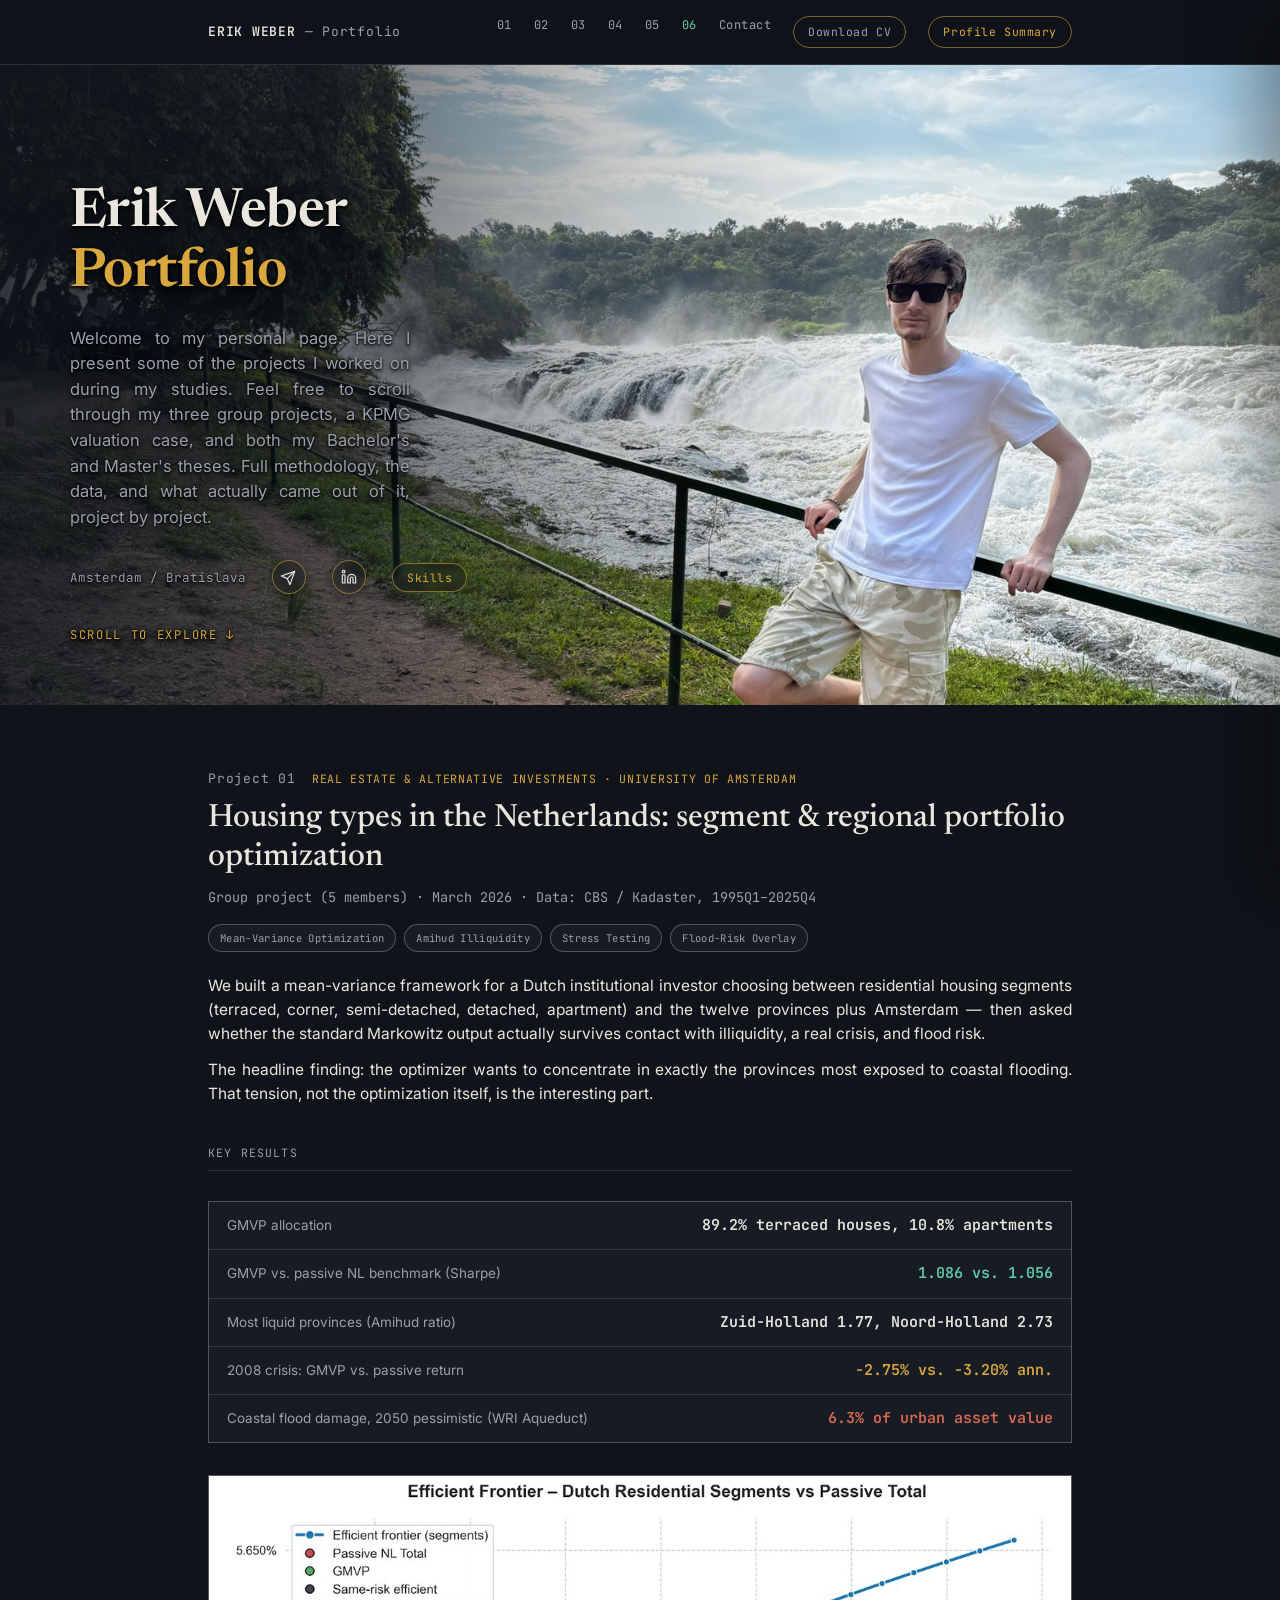
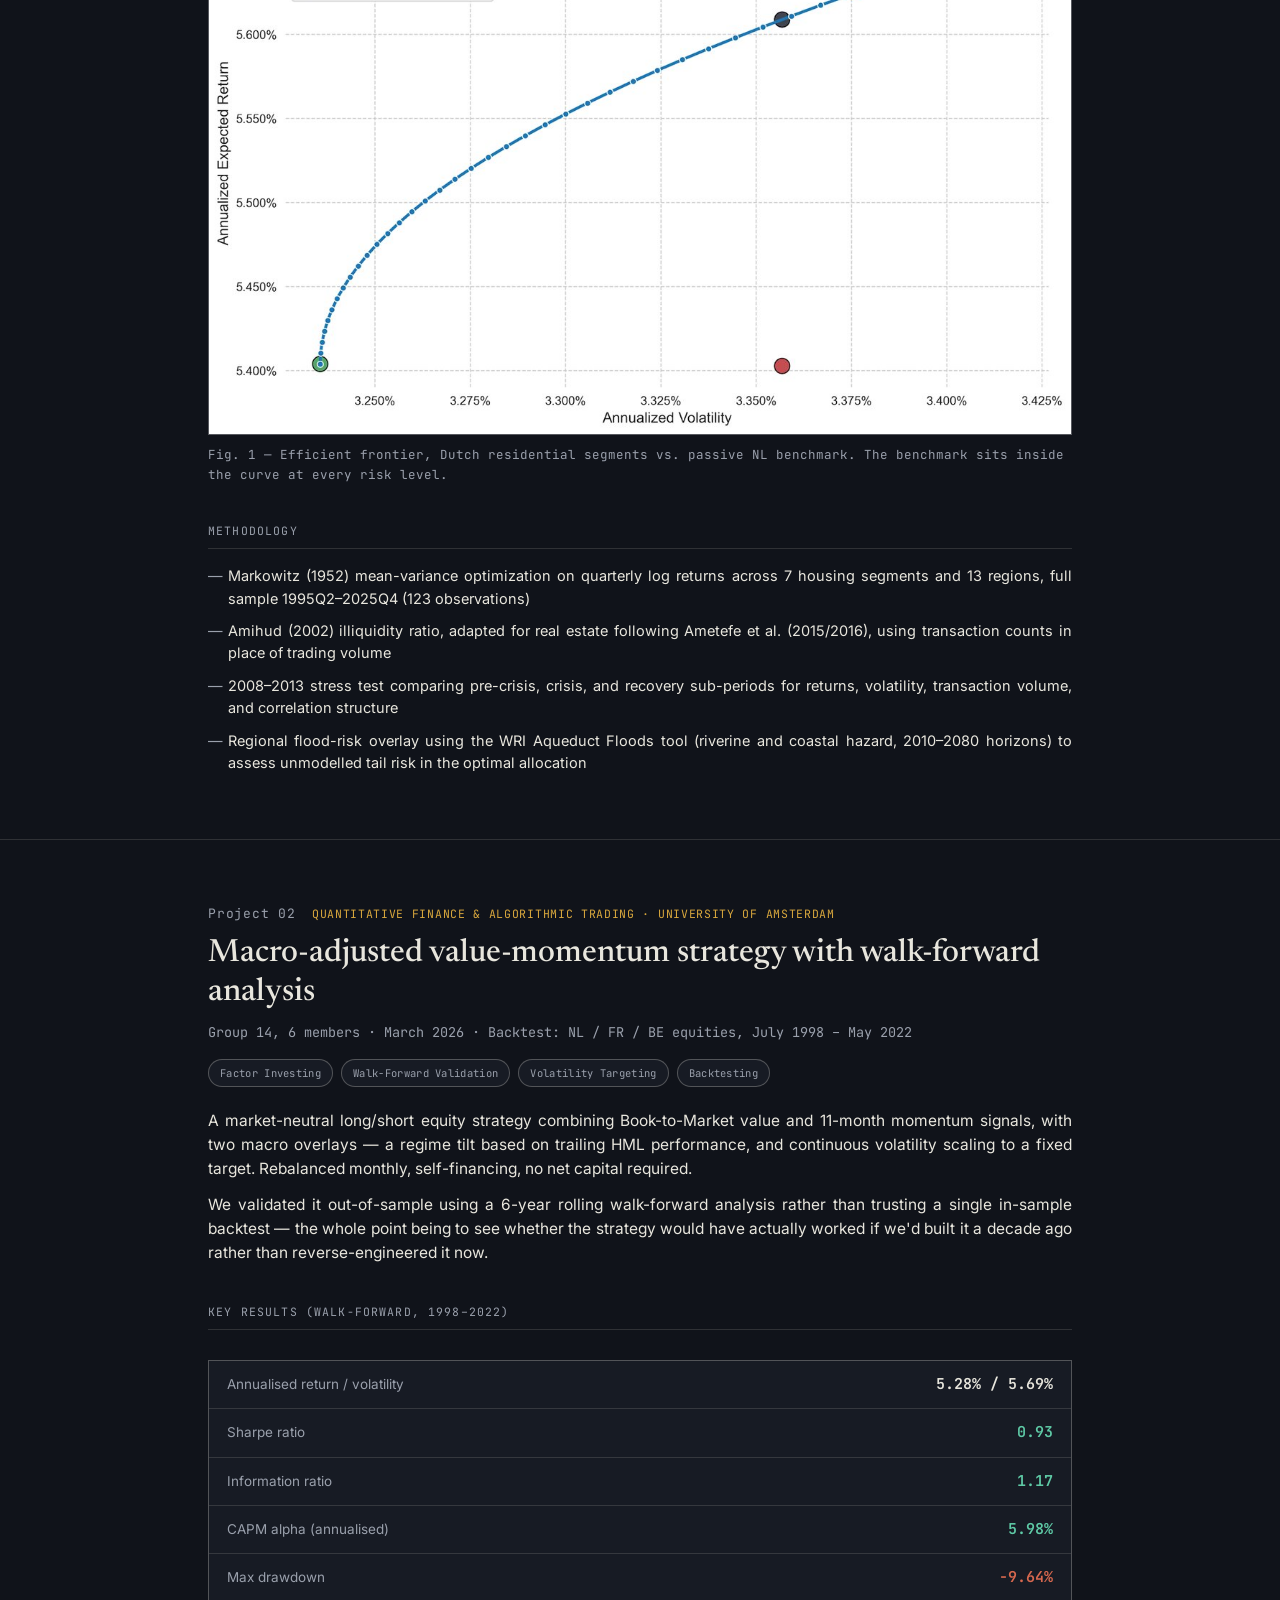
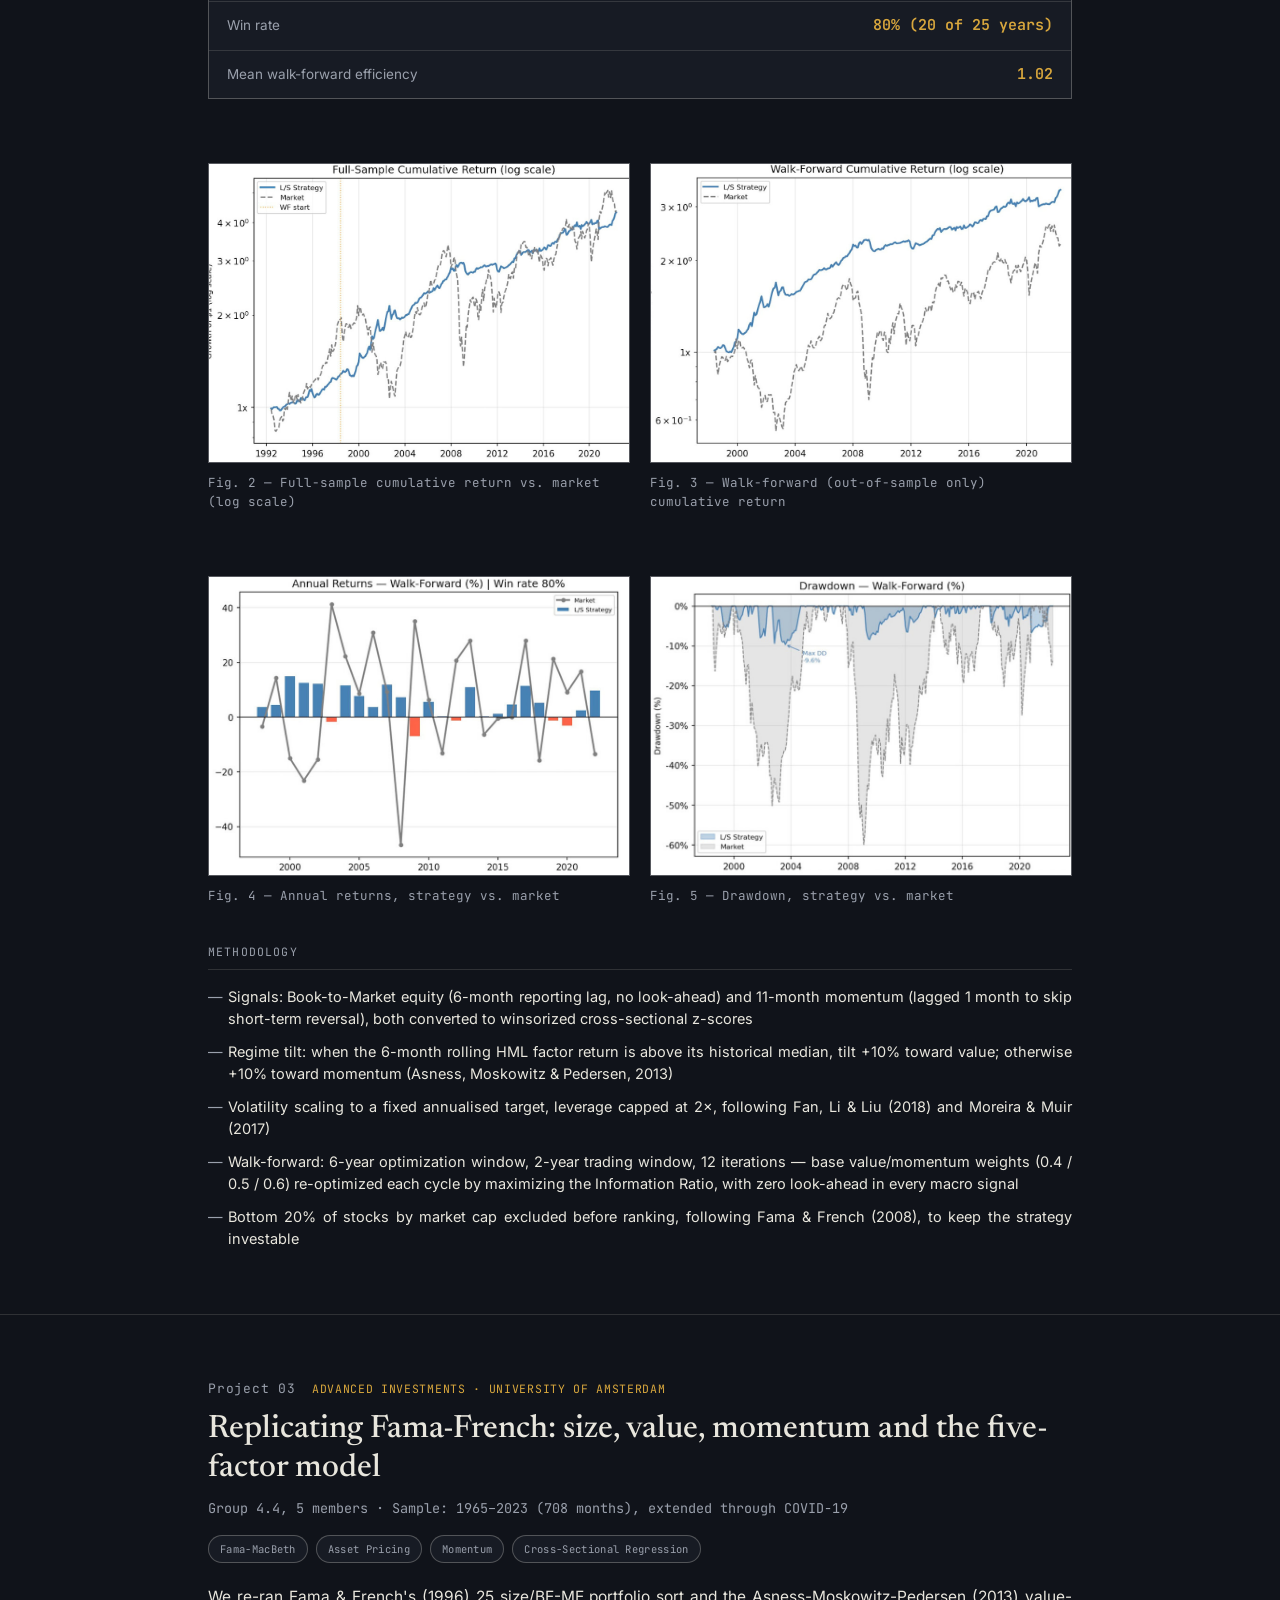
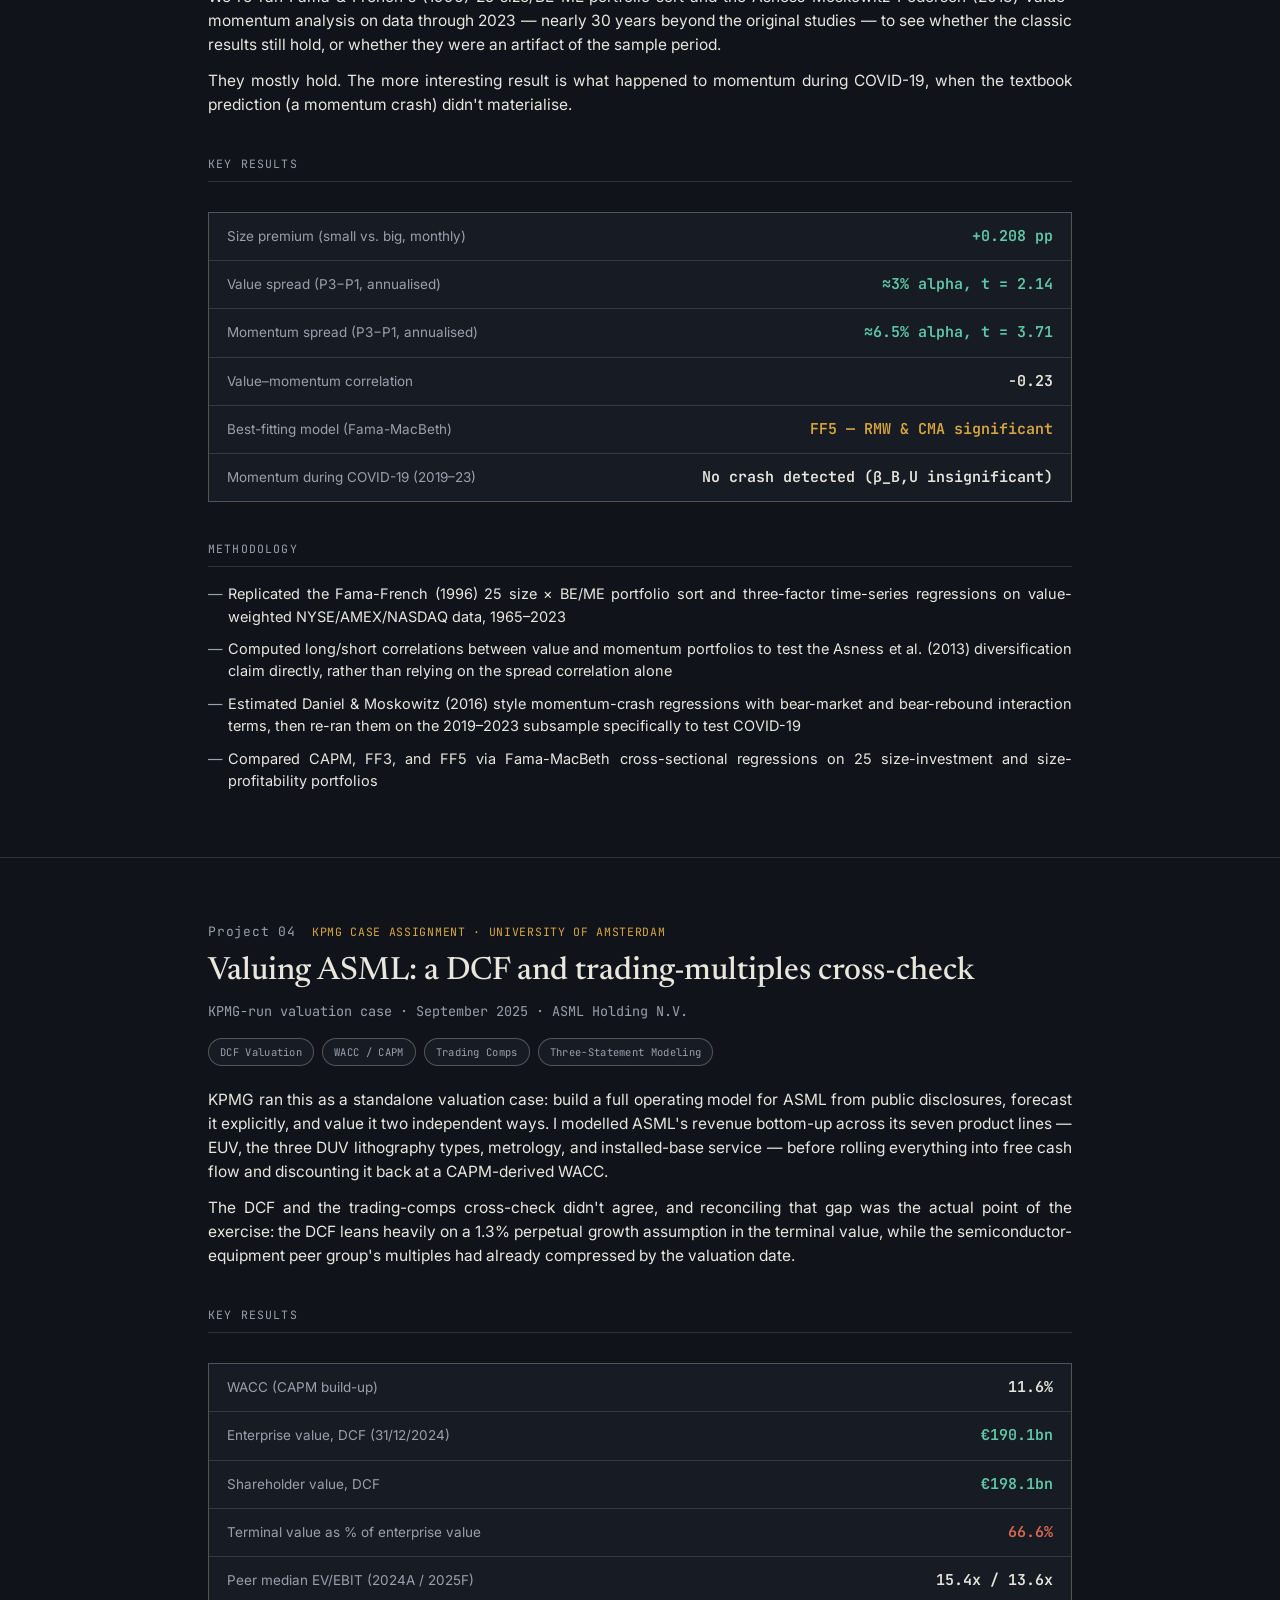
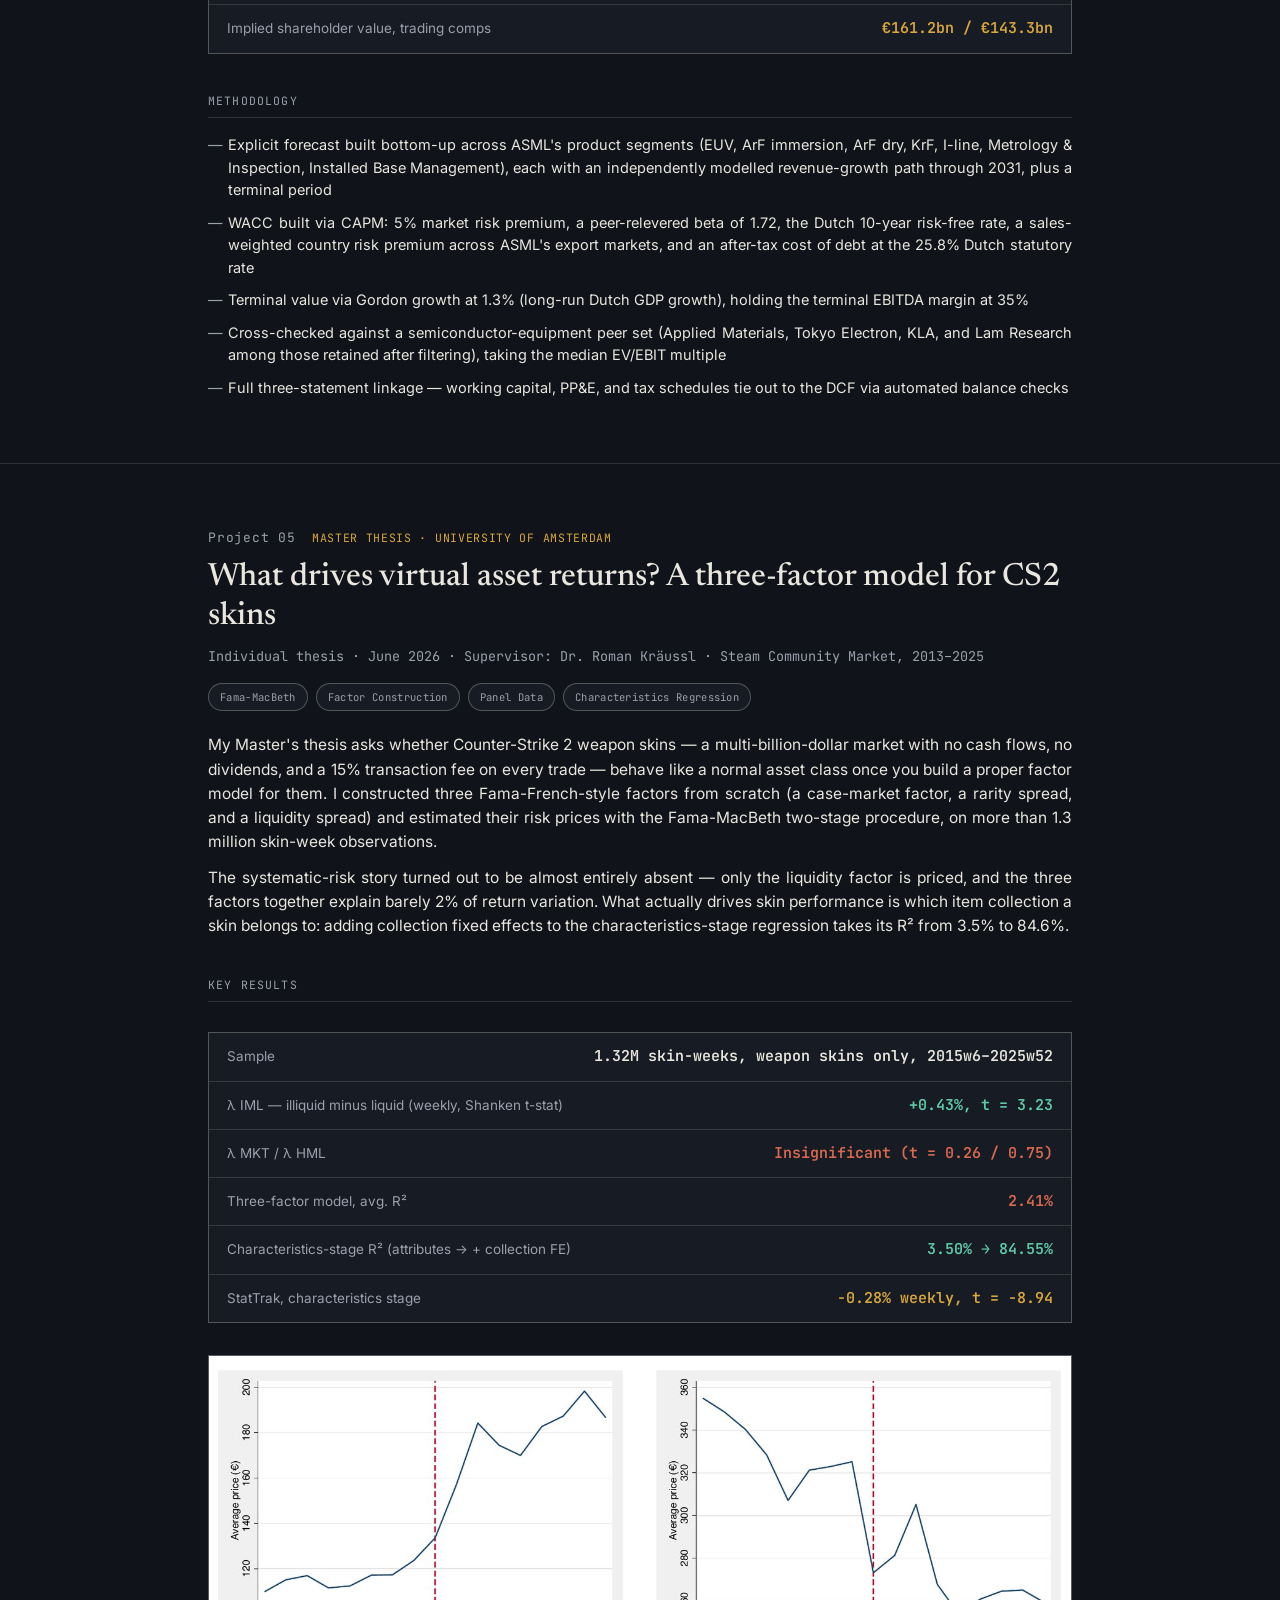
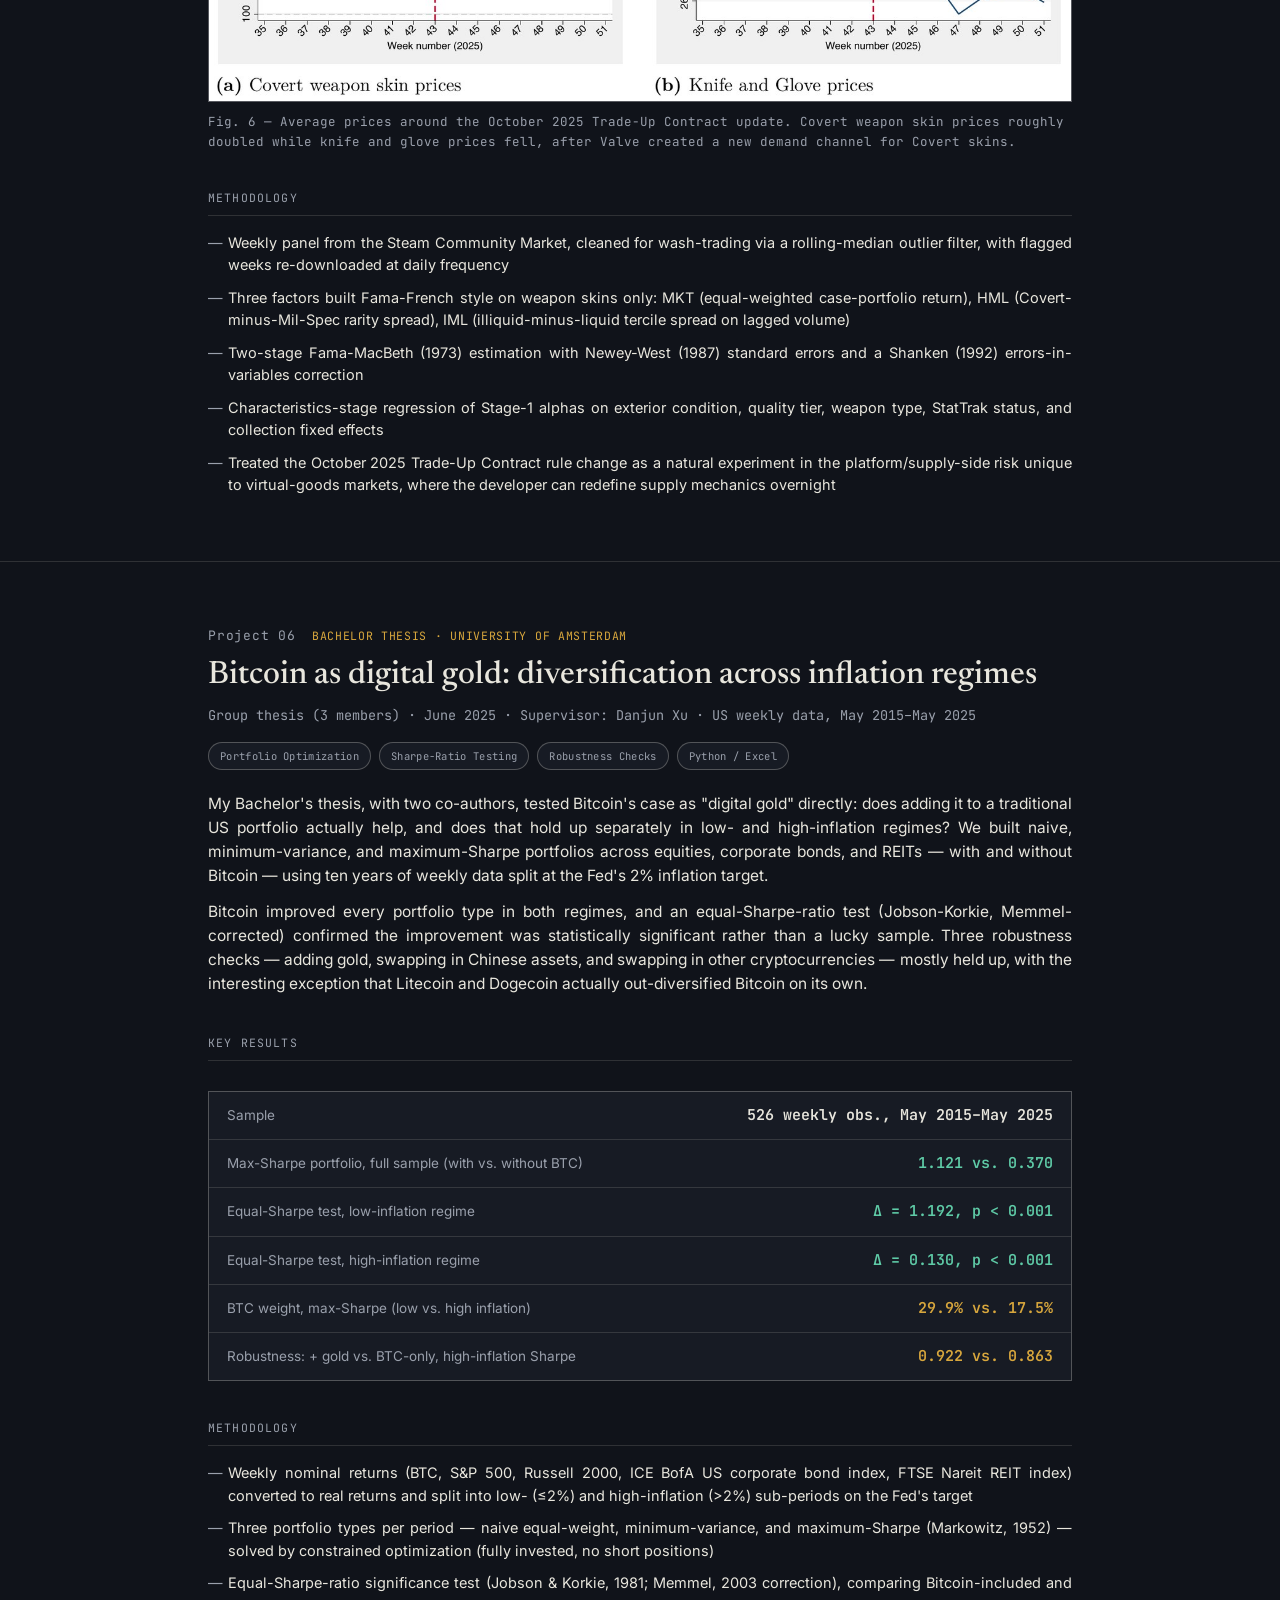
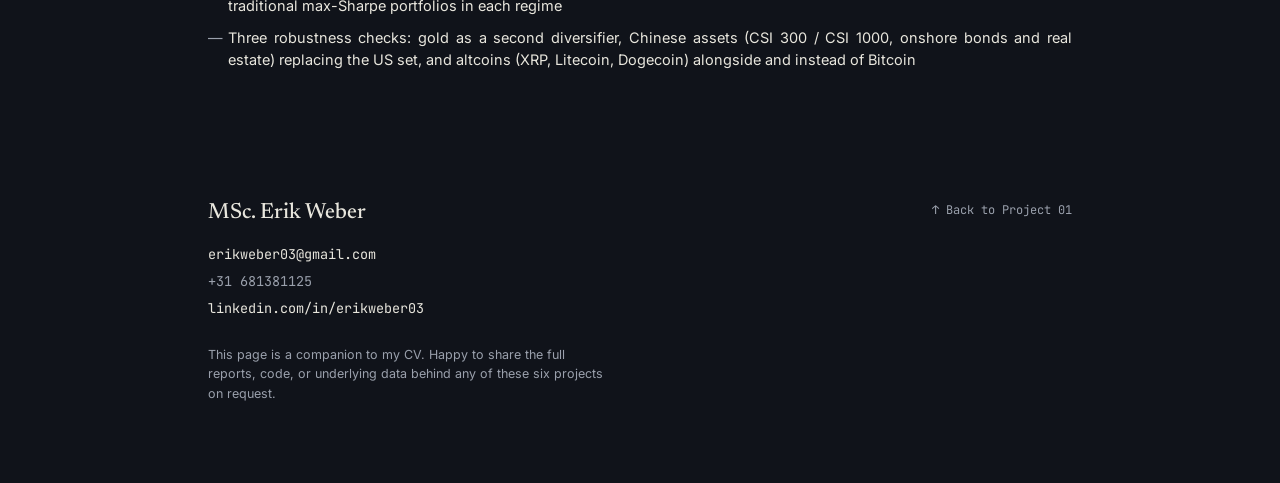
<file: index.html>
<!DOCTYPE html>
<html lang="en">
<head>
<meta charset="UTF-8">
<meta name="viewport" content="width=device-width, initial-scale=1.0">
<title>Erik Weber — Portfolio</title>
<link rel="preconnect" href="https://fonts.googleapis.com">
<link rel="preconnect" href="https://fonts.gstatic.com" crossorigin>
<link rel="stylesheet" href="profile.css">
<link href="https://fonts.googleapis.com/css2?family=Newsreader:ital,opsz,wght@0,6..72,400;0,6..72,500;0,6..72,600;1,6..72,500&family=JetBrains+Mono:wght@400;500;600;700&family=Inter:wght@400;500;600&display=swap" rel="stylesheet">
<style>
  :root{
    --ink:#10131A;
    --panel:#171B24;
    --paper:#1E232E;
    --rule: rgba(232,230,221,0.14);
    --rule-strong: rgba(232,230,221,0.28);
    --text:#E8E6DD;
    --text-muted:#9AA0AC;
    --teal:#5FCBA7;
    --gold:#D8A73D;
    --brick:#D9694F;
    --serif:'Newsreader', Georgia, serif;
    --mono:'JetBrains Mono', ui-monospace, monospace;
    --sans:'Inter', system-ui, sans-serif;
  }
  *{box-sizing:border-box; margin:0; padding:0;}
  html{scroll-behavior:smooth;}
  body{
    background:var(--ink);
    color:var(--text);
    font-family:var(--sans);
    line-height:1.55;
    -webkit-font-smoothing:antialiased;
  }
  a{color:var(--teal); text-decoration:none;}
  a:hover{text-decoration:underline;}
  a:focus-visible, button:focus-visible{outline:2px solid var(--gold); outline-offset:3px;}

  .wrap{max-width:920px; margin:0 auto; padding:0 28px;}

  /* ---------- NAV ---------- */
  nav{
    position:sticky; top:0; z-index:20;
    background:rgba(16,19,26,0.86);
    backdrop-filter: blur(8px);
    border-bottom:1px solid var(--rule);
  }
  nav .wrap{display:flex; align-items:center; justify-content:space-between; padding-top:16px; padding-bottom:16px;}
  .brand{font-family:var(--mono); font-size:13px; letter-spacing:0.06em; color:var(--text-muted);}
  .brand strong{color:var(--text); font-weight:600;}
  .navlinks{display:flex; gap:22px; font-family:var(--mono); font-size:12px; letter-spacing:0.04em;}
  .navlinks a{color:var(--text-muted);}
  .navlinks a:hover{color:var(--teal);}

  /* ---------- HERO ---------- */
  .hero-bg{
    position:absolute; inset:0;
    background-image:url('hero-photo.jpg');
    background-size:cover;
    background-position:56% 50%;
    z-index:0;
  }
  header.hero{
  position:relative;
  height:640px;        /* fixed, not min-height — the photo's crop stays constant regardless of text length */
  overflow:hidden;
  }
  header.hero .wrap{
  position:absolute;
  left:70px;
  bottom:60px;
  max-width:480px;
  padding:0;
  z-index:2;
  }
  
  @media (max-width:760px){
  header.hero{ height:560px; }
  header.hero .wrap{ left:24px; right:24px; max-width:none; bottom:40px; }
  }
  
  .hero-sub{
  margin-top:22px; max-width:34ch;      /* was 56ch — narrower so it stays off the water */
  color:var(--text-muted); font-size:16.5px;
  text-align:justify;
  text-align-last:left;
  }
  .hero-scrim{
  position:absolute; inset:0;
  background: linear-gradient(90deg,
    rgba(16,19,26,0.85) 0%,
    rgba(16,19,26,0.55) 29%,
    rgba(16,19,26,0.2) 49%,
    rgba(16,19,26,0) 69%
  );
  z-index:1;
  pointer-events:none;
  }
  header.hero h1.display,
  header.hero .hero-sub,
  header.hero .hero-meta,
  header.hero .hero-scroll{
    text-shadow:
      0 1px 2px rgba(0,0,0,0.95),
      0 2px 4px rgba(0,0,0,0.85),
      0 6px 16px rgba(0,0,0,0.55);
  }

  
  h1.display{
    font-family:var(--serif); font-weight:600; font-size:clamp(34px,5.4vw,54px);
    line-height:1.12; letter-spacing:-0.01em; max-width:14ch;
  }
  .hero-gold{ color:var(--gold); }
  .hero-meta{margin-top:30px; display:flex; flex-wrap:wrap; align-items:center; gap:10px 26px; font-family:var(--mono); font-size:12.5px; color:var(--text-muted);}
  .hero-meta a{color:var(--text);}
  
  .hero-scroll{
    display:block; margin-top:32px;
    font-family:var(--mono); font-size:12px; letter-spacing:0.14em; text-transform:uppercase;
    color:var(--gold);
    filter: drop-shadow(0 1px 2px rgba(0,0,0,0.9));
  }
  
  header.hero .icon-link{
    background: rgba(16,19,26,0.4);
    backdrop-filter: blur(3px);
    box-shadow: 0 2px 10px rgba(0,0,0,0.5);
  }

  
  /* ---------- TICKER ---------- */
  .ticker{
    margin-top:56px; border-top:1px solid var(--rule-strong); border-bottom:1px solid var(--rule-strong);
    overflow-x:auto;
  }
  .ticker-inner{
    display:flex; min-width:max-content;
  }
  .tick{
    font-family:var(--mono); padding:16px 26px; border-right:1px solid var(--rule);
    display:flex; flex-direction:column; gap:4px; white-space:nowrap;
  }
  .tick .k{font-size:10.5px; letter-spacing:0.08em; color:var(--text-muted); text-transform:uppercase;}
  .tick .v{font-size:18px; font-weight:600;}
  .tick .v.up{color:var(--teal);}
  .tick .v.flat{color:var(--gold);}
  .tick .v.down{color:var(--brick);}
  .tick .src{font-size:10px; color:var(--text-muted); opacity:0.75;}

  /* ---------- INTRO STRIP ---------- */
  .intro{padding:52px 0 8px; border-bottom:1px solid var(--rule);}
  .intro p{max-width:62ch; color:var(--text-muted); font-size:15.5px;}
  .intro p + p{margin-top:14px;}

  /* ---------- NOTES ---------- */
  section.note{padding:64px 0; border-bottom:1px solid var(--rule);}
  section.note:last-of-type{border-bottom:none;}
  .note-head{display:flex; align-items:baseline; gap:16px; flex-wrap:wrap; margin-bottom:6px;}
  .note-num{font-family:var(--mono); font-size:13px; color:var(--text-muted); letter-spacing:0.06em;}
  .note-course{font-family:var(--mono); font-size:11.5px; letter-spacing:0.06em; text-transform:uppercase; color:var(--gold);}
  h2.note-title{
    font-family:var(--serif); font-weight:500; font-size:clamp(24px,3.4vw,32px);
    margin-top:10px; line-height:1.22;
  }
  .note-byline{margin-top:10px; font-size:13.5px; color:var(--text-muted); font-family:var(--mono);}
  .note-framing{margin-top:22px; font-size:15.5px; text-align:justify; text-align-last:left;}
  .note-framing p + p{margin-top:12px;}

  .results{
    margin-top:30px; border:1px solid var(--rule-strong); background:var(--panel);
  }
  .results-row{
    display:flex; justify-content:space-between; align-items:baseline;
    padding:12px 18px; border-bottom:1px solid var(--rule); gap:16px; flex-wrap:wrap;
  }
  .results-row:last-child{border-bottom:none;}
  .results-row .rk{font-size:13.5px; color:var(--text-muted);}
  .results-row .rv{font-family:var(--mono); font-size:15px; font-weight:600;}
  .results-row .rv.teal{color:var(--teal);}
  .results-row .rv.gold{color:var(--gold);}
  .results-row .rv.brick{color:var(--brick);}

  figure{margin-top:32px;}
  figure img{width:100%; display:block; border:1px solid var(--rule-strong); background:var(--paper);}
  figcaption{margin-top:10px; font-size:12.5px; color:var(--text-muted); font-family:var(--mono);}

  .chart-grid{display:grid; grid-template-columns:1fr 1fr; gap:20px; margin-top:32px;}
  @media (max-width:680px){.chart-grid{grid-template-columns:1fr;}}
  .chart-grid figure img{
  height: 300px;
  object-fit: cover;
  }
  
  .subhead{
    margin-top:38px; font-family:var(--mono); font-size:11.5px; letter-spacing:0.1em;
    text-transform:uppercase; color:var(--text-muted); border-bottom:1px solid var(--rule); padding-bottom:8px;
  }
  ul.blocklist{margin-top:16px; padding-left:0; list-style:none;}
  ul.blocklist li{
    position:relative; padding-left:20px; font-size:14.5px; color:var(--text); margin-top:10px;
    text-align:justify; text-align-last:left;
  }
  ul.blocklist li::before{content:'—'; position:absolute; left:0; color:var(--text-muted);}
  ul.blocklist.risk li::before{content:'!'; color:var(--brick); font-family:var(--mono); font-weight:700;}


  /* ---------- FOOTER ---------- */
  footer{padding:60px 0 80px;}
  .footer-grid{display:flex; justify-content:space-between; gap:30px; flex-wrap:wrap;}
  footer h3{font-family:var(--serif); font-weight:500; font-size:22px;}
  footer .contact{margin-top:14px; font-family:var(--mono); font-size:13.5px; color:var(--text-muted); display:flex; flex-direction:column; gap:6px;}
  footer .contact a{color:var(--text);}
  .footer-note{margin-top:26px; font-size:12.5px; color:var(--text-muted); max-width:50ch;}
  .back-to-top{font-family:var(--mono); font-size:12px; color:var(--text-muted);}


  /* ---------- TAGS ---------- */
  .tags{display:flex; flex-wrap:wrap; gap:8px; margin-top:16px;}
  .tag{
    font-family:var(--mono); font-size:10.5px; letter-spacing:0.03em;
    color:var(--text-muted); border:1px solid var(--rule-strong);
    padding:5px 11px; border-radius:20px; background:var(--panel);
    transition: color 150ms ease, border-color 150ms ease;
  }
  .tag:hover{color:var(--teal); border-color:var(--teal);}

  /* ---------- SCROLL REVEAL ---------- */
  .reveal{opacity:0; transform:translateY(8px); transition:opacity 220ms ease-out, transform 220ms ease-out;}
  .reveal.in-view{opacity:1; transform:translateY(0);}

  /* ---------- HOVER ELEVATION ---------- */
  .results-row{transition: background-color 150ms ease, box-shadow 150ms ease;}
  .results-row:hover{background-color: rgba(232,230,221,0.035); box-shadow: inset 3px 0 0 var(--teal);}
  figure{transition: transform 220ms ease, box-shadow 220ms ease; border-radius:2px;}
  figure:hover{transform: translateY(-4px); box-shadow: 0 14px 30px rgba(0,0,0,0.38);}

  /* ---------- NAV ACTIVE STATE ---------- */
  .navlinks a{transition: color 150ms ease;}
  .navlinks a.active{color:var(--teal);}

  @media (prefers-reduced-motion: reduce){
    html{scroll-behavior:auto;}
    .reveal{opacity:1; transform:none; transition:none;}
    .results-row, figure, .tag, .navlinks a{transition:none;}
  }
</style>
</head>
<body>
<svg width="0" height="0" style="position:absolute">
  <filter id="edge-detect" color-interpolation-filters="sRGB">
    <feColorMatrix in="SourceGraphic" type="saturate" values="0" result="gray"/>
    <feGaussianBlur in="gray" stdDeviation="0.9" result="blurred"/>
    <feConvolveMatrix in="blurred" order="3 3"
      kernelMatrix="-1 -1 -1 -1 8 -1 -1 -1 -1"
      edgeMode="duplicate" result="edges"/>
    <feComponentTransfer in="edges" result="boosted">
      <feFuncR type="gamma" amplitude="1" exponent="0.5" offset="0"/>
      <feFuncG type="gamma" amplitude="1" exponent="0.5" offset="0"/>
      <feFuncB type="gamma" amplitude="1" exponent="0.5" offset="0"/>
    </feComponentTransfer>
    <feColorMatrix in="boosted" type="luminanceToAlpha" result="mask"/>
    <feFlood flood-color="#E8E6DD" result="lineColor"/>
    <feComposite in="lineColor" in2="mask" operator="in"/>
  </filter>
</svg>

<nav>
  <div class="wrap">
    <div class="brand"><strong>ERIK WEBER</strong> — Portfolio</div>
    <div class="navlinks">
      <a href="#note-01">01</a>
      <a href="#note-02">02</a>
      <a href="#note-03">03</a>
      <a href="#note-04">04</a>
      <a href="#note-05">05</a>
      <a href="#note-06">06</a>
      <a href="#contact">Contact</a>
      <a href="erik-weber-cv.pdf" download class="profile-btn" style="text-decoration:none; display:inline-block;">Download CV</a>
      <button type="button" id="profile-toggle" class="profile-btn">Profile Summary</button>
    </div>
  </div>
</nav>

<header class="hero">
  <div class="hero-bg"></div>
  <div class="hero-scrim"></div>
  <div class="wrap">
    <h1 class="display">Erik Weber<br><span class="hero-gold">Portfolio</span></h1>
    <p class="hero-sub">Welcome to my personal page. Here I present some of the projects I worked on during my studies. Feel free to scroll through my three group projects, a KPMG valuation case, and both my Bachelor's and Master's theses. Full methodology, the data, and what actually came out of it, project by project.</p>
    <div class="hero-meta">
      <span>Amsterdam / Bratislava</span>
      <a href="mailto:erikweber03@gmail.com" class="icon-link icon-mail" aria-label="Email Erik Weber" title="erikweber03@gmail.com">
          <svg viewBox="0 0 24 24" fill="none" stroke="currentColor" stroke-width="1.8" stroke-linecap="round" stroke-linejoin="round">
            <line x1="22" y1="2" x2="11" y2="13"></line>
            <polygon points="22 2 15 22 11 13 2 9 22 2"></polygon>
          </svg>
        </a>
        <a href="https://www.linkedin.com/in/erikweber03/" target="_blank" rel="noopener" class="icon-link" aria-label="Erik Weber on LinkedIn" title="LinkedIn">
          <svg viewBox="0 0 24 24" fill="none" stroke="currentColor" stroke-width="1.8" stroke-linecap="round" stroke-linejoin="round">
            <path d="M16 8a6 6 0 0 1 6 6v7h-4v-7a2 2 0 0 0-2-2 2 2 0 0 0-2 2v7h-4v-7a6 6 0 0 1 6-6z"></path>
            <rect x="2" y="9" width="4" height="12"></rect>
            <circle cx="4" cy="4" r="2"></circle>
          </svg>
        </a>
        <button type="button" id="skills-toggle" class="profile-btn">Skills</button>
    </div>
    <span class="hero-scroll">Scroll to explore ↓</span>
  </div>
</header>
  

<!-- ================= NOTE 01 ================= -->
<section class="note" id="note-01">
  <div class="wrap">
    <div class="note-head">
      <span class="note-num">Project 01</span>
      <span class="note-course">Real Estate &amp; Alternative Investments · University of Amsterdam</span>
    </div>
    <h2 class="note-title">Housing types in the Netherlands: segment &amp; regional portfolio optimization</h2>
    <div class="note-byline">Group project (5 members) · March 2026 · Data: CBS / Kadaster, 1995Q1–2025Q4</div>
    <div class="tags">
      <span class="tag">Mean-Variance Optimization</span>
      <span class="tag">Amihud Illiquidity</span>
      <span class="tag">Stress Testing</span>
      <span class="tag">Flood-Risk Overlay</span>
    </div>

    <div class="note-framing">
      <p>We built a mean-variance framework for a Dutch institutional investor choosing between residential housing segments (terraced, corner, semi-detached, detached, apartment) and the twelve provinces plus Amsterdam — then asked whether the standard Markowitz output actually survives contact with illiquidity, a real crisis, and flood risk.</p>
      <p>The headline finding: the optimizer wants to concentrate in exactly the provinces most exposed to coastal flooding. That tension, not the optimization itself, is the interesting part.</p>
    </div>

    <div class="subhead">Key results</div>
    <div class="results">
      <div class="results-row"><span class="rk">GMVP allocation</span><span class="rv">89.2% terraced houses, 10.8% apartments</span></div>
      <div class="results-row"><span class="rk">GMVP vs. passive NL benchmark (Sharpe)</span><span class="rv teal">1.086 vs. 1.056</span></div>
      <div class="results-row"><span class="rk">Most liquid provinces (Amihud ratio)</span><span class="rv">Zuid-Holland 1.77, Noord-Holland 2.73</span></div>
      <div class="results-row"><span class="rk">2008 crisis: GMVP vs. passive return</span><span class="rv gold">−2.75% vs. −3.20% ann.</span></div>
      <div class="results-row"><span class="rk">Coastal flood damage, 2050 pessimistic (WRI Aqueduct)</span><span class="rv brick">6.3% of urban asset value</span></div>
    </div>

    <figure>
      <img src="Fig1.jpg" alt="Efficient frontier chart comparing Dutch residential housing segments to a passive Netherlands benchmark, showing the GMVP and same-risk efficient portfolio">
      <figcaption>Fig. 1 — Efficient frontier, Dutch residential segments vs. passive NL benchmark. The benchmark sits inside the curve at every risk level.</figcaption>
    </figure>

    <div class="subhead">Methodology</div>
    <ul class="blocklist">
      <li>Markowitz (1952) mean-variance optimization on quarterly log returns across 7 housing segments and 13 regions, full sample 1995Q2–2025Q4 (123 observations)</li>
      <li>Amihud (2002) illiquidity ratio, adapted for real estate following Ametefe et al. (2015/2016), using transaction counts in place of trading volume</li>
      <li>2008–2013 stress test comparing pre-crisis, crisis, and recovery sub-periods for returns, volatility, transaction volume, and correlation structure</li>
      <li>Regional flood-risk overlay using the WRI Aqueduct Floods tool (riverine and coastal hazard, 2010–2080 horizons) to assess unmodelled tail risk in the optimal allocation</li>
    </ul>
  </div>
</section>

<!-- ================= NOTE 02 ================= -->
<section class="note" id="note-02">
  <div class="wrap">
    <div class="note-head">
      <span class="note-num">Project 02</span>
      <span class="note-course">Quantitative Finance &amp; Algorithmic Trading · University of Amsterdam</span>
    </div>
    <h2 class="note-title">Macro-adjusted value-momentum strategy with walk-forward analysis</h2>
    <div class="note-byline">Group 14, 6 members · March 2026 · Backtest: NL / FR / BE equities, July 1998 – May 2022</div>
    <div class="tags">
      <span class="tag">Factor Investing</span>
      <span class="tag">Walk-Forward Validation</span>
      <span class="tag">Volatility Targeting</span>
      <span class="tag">Backtesting</span>
    </div>

    <div class="note-framing">
      <p>A market-neutral long/short equity strategy combining Book-to-Market value and 11-month momentum signals, with two macro overlays — a regime tilt based on trailing HML performance, and continuous volatility scaling to a fixed target. Rebalanced monthly, self-financing, no net capital required.</p>
      <p>We validated it out-of-sample using a 6-year rolling walk-forward analysis rather than trusting a single in-sample backtest — the whole point being to see whether the strategy would have actually worked if we'd built it a decade ago rather than reverse-engineered it now.</p>
    </div>

    <div class="subhead">Key results (walk-forward, 1998–2022)</div>
    <div class="results">
      <div class="results-row"><span class="rk">Annualised return / volatility</span><span class="rv">5.28% / 5.69%</span></div>
      <div class="results-row"><span class="rk">Sharpe ratio</span><span class="rv teal">0.93</span></div>
      <div class="results-row"><span class="rk">Information ratio</span><span class="rv teal">1.17</span></div>
      <div class="results-row"><span class="rk">CAPM alpha (annualised)</span><span class="rv teal">5.98%</span></div>
      <div class="results-row"><span class="rk">Max drawdown</span><span class="rv brick">−9.64%</span></div>
      <div class="results-row"><span class="rk">Win rate</span><span class="rv gold">80% (20 of 25 years)</span></div>
      <div class="results-row"><span class="rk">Mean walk-forward efficiency</span><span class="rv gold">1.02</span></div>
    </div>

    <div class="chart-grid">
      <figure>
        <img src="Fig2.jpg" alt="Full-sample cumulative return chart comparing the long/short strategy to the market, log scale">
        <figcaption>Fig. 2 — Full-sample cumulative return vs. market (log scale)</figcaption>
      </figure>
      <figure>
        <img src="Fig3.jpg" alt="Walk-forward cumulative return chart, out-of-sample only, log scale">
        <figcaption>Fig. 3 — Walk-forward (out-of-sample only) cumulative return</figcaption>
      </figure>
    </div>
    <div class="chart-grid">
      <figure>
        <img src="Fig4.jpg" alt="Bar chart of annual returns for the strategy versus the market, 1998 to 2022">
        <figcaption>Fig. 4 — Annual returns, strategy vs. market</figcaption>
      </figure>
      <figure>
        <img src="Fig5.jpg" alt="Drawdown chart comparing the strategy to the market from 2000 to 2022">
        <figcaption>Fig. 5 — Drawdown, strategy vs. market</figcaption>
      </figure>
    </div>

    <div class="subhead">Methodology</div>
    <ul class="blocklist">
      <li>Signals: Book-to-Market equity (6-month reporting lag, no look-ahead) and 11-month momentum (lagged 1 month to skip short-term reversal), both converted to winsorized cross-sectional z-scores</li>
      <li>Regime tilt: when the 6-month rolling HML factor return is above its historical median, tilt +10% toward value; otherwise +10% toward momentum (Asness, Moskowitz &amp; Pedersen, 2013)</li>
      <li>Volatility scaling to a fixed annualised target, leverage capped at 2×, following Fan, Li &amp; Liu (2018) and Moreira &amp; Muir (2017)</li>
      <li>Walk-forward: 6-year optimization window, 2-year trading window, 12 iterations — base value/momentum weights (0.4 / 0.5 / 0.6) re-optimized each cycle by maximizing the Information Ratio, with zero look-ahead in every macro signal</li>
      <li>Bottom 20% of stocks by market cap excluded before ranking, following Fama &amp; French (2008), to keep the strategy investable</li>
    </ul>
  </div>
</section>

<!-- ================= NOTE 03 ================= -->
<section class="note" id="note-03">
  <div class="wrap">
    <div class="note-head">
      <span class="note-num">Project 03</span>
      <span class="note-course">Advanced Investments · University of Amsterdam</span>
    </div>
    <h2 class="note-title">Replicating Fama-French: size, value, momentum and the five-factor model</h2>
    <div class="note-byline">Group 4.4, 5 members · Sample: 1965–2023 (708 months), extended through COVID-19</div>
    <div class="tags">
      <span class="tag">Fama-MacBeth</span>
      <span class="tag">Asset Pricing</span>
      <span class="tag">Momentum</span>
      <span class="tag">Cross-Sectional Regression</span>
    </div>

    <div class="note-framing">
      <p>We re-ran Fama &amp; French's (1996) 25 size/BE-ME portfolio sort and the Asness-Moskowitz-Pedersen (2013) value-momentum analysis on data through 2023 — nearly 30 years beyond the original studies — to see whether the classic results still hold, or whether they were an artifact of the sample period.</p>
      <p>They mostly hold. The more interesting result is what happened to momentum during COVID-19, when the textbook prediction (a momentum crash) didn't materialise.</p>
    </div>

    <div class="subhead">Key results</div>
    <div class="results">
      <div class="results-row"><span class="rk">Size premium (small vs. big, monthly)</span><span class="rv teal">+0.208 pp</span></div>
      <div class="results-row"><span class="rk">Value spread (P3−P1, annualised)</span><span class="rv teal">≈3% alpha, t = 2.14</span></div>
      <div class="results-row"><span class="rk">Momentum spread (P3−P1, annualised)</span><span class="rv teal">≈6.5% alpha, t = 3.71</span></div>
      <div class="results-row"><span class="rk">Value–momentum correlation</span><span class="rv down">−0.23</span></div>
      <div class="results-row"><span class="rk">Best-fitting model (Fama-MacBeth)</span><span class="rv gold">FF5 — RMW &amp; CMA significant</span></div>
      <div class="results-row"><span class="rk">Momentum during COVID-19 (2019–23)</span><span class="rv">No crash detected (β_B,U insignificant)</span></div>
    </div>

    <div class="subhead">Methodology</div>
    <ul class="blocklist">
      <li>Replicated the Fama-French (1996) 25 size × BE/ME portfolio sort and three-factor time-series regressions on value-weighted NYSE/AMEX/NASDAQ data, 1965–2023</li>
      <li>Computed long/short correlations between value and momentum portfolios to test the Asness et al. (2013) diversification claim directly, rather than relying on the spread correlation alone</li>
      <li>Estimated Daniel &amp; Moskowitz (2016) style momentum-crash regressions with bear-market and bear-rebound interaction terms, then re-ran them on the 2019–2023 subsample specifically to test COVID-19</li>
      <li>Compared CAPM, FF3, and FF5 via Fama-MacBeth cross-sectional regressions on 25 size-investment and size-profitability portfolios</li>
    </ul>
  </div>
</section>

<!-- ================= NOTE 04 ================= -->
<section class="note" id="note-04">
  <div class="wrap">
    <div class="note-head">
      <span class="note-num">Project 04</span>
      <span class="note-course">KPMG Case Assignment · University of Amsterdam</span>
    </div>
    <h2 class="note-title">Valuing ASML: a DCF and trading-multiples cross-check</h2>
    <div class="note-byline">KPMG-run valuation case · September 2025 · ASML Holding N.V.</div>
    <div class="tags">
      <span class="tag">DCF Valuation</span>
      <span class="tag">WACC / CAPM</span>
      <span class="tag">Trading Comps</span>
      <span class="tag">Three-Statement Modeling</span>
    </div>

    <div class="note-framing">
      <p>KPMG ran this as a standalone valuation case: build a full operating model for ASML from public disclosures, forecast it explicitly, and value it two independent ways. I modelled ASML's revenue bottom-up across its seven product lines — EUV, the three DUV lithography types, metrology, and installed-base service — before rolling everything into free cash flow and discounting it back at a CAPM-derived WACC.</p>
      <p>The DCF and the trading-comps cross-check didn't agree, and reconciling that gap was the actual point of the exercise: the DCF leans heavily on a 1.3% perpetual growth assumption in the terminal value, while the semiconductor-equipment peer group's multiples had already compressed by the valuation date.</p>
    </div>

    <div class="subhead">Key results</div>
    <div class="results">
      <div class="results-row"><span class="rk">WACC (CAPM build-up)</span><span class="rv">11.6%</span></div>
      <div class="results-row"><span class="rk">Enterprise value, DCF (31/12/2024)</span><span class="rv teal">€190.1bn</span></div>
      <div class="results-row"><span class="rk">Shareholder value, DCF</span><span class="rv teal">€198.1bn</span></div>
      <div class="results-row"><span class="rk">Terminal value as % of enterprise value</span><span class="rv brick">66.6%</span></div>
      <div class="results-row"><span class="rk">Peer median EV/EBIT (2024A / 2025F)</span><span class="rv">15.4x / 13.6x</span></div>
      <div class="results-row"><span class="rk">Implied shareholder value, trading comps</span><span class="rv gold">€161.2bn / €143.3bn</span></div>
    </div>

    <div class="subhead">Methodology</div>
    <ul class="blocklist">
      <li>Explicit forecast built bottom-up across ASML's product segments (EUV, ArF immersion, ArF dry, KrF, I-line, Metrology &amp; Inspection, Installed Base Management), each with an independently modelled revenue-growth path through 2031, plus a terminal period</li>
      <li>WACC built via CAPM: 5% market risk premium, a peer-relevered beta of 1.72, the Dutch 10-year risk-free rate, a sales-weighted country risk premium across ASML's export markets, and an after-tax cost of debt at the 25.8% Dutch statutory rate</li>
      <li>Terminal value via Gordon growth at 1.3% (long-run Dutch GDP growth), holding the terminal EBITDA margin at 35%</li>
      <li>Cross-checked against a semiconductor-equipment peer set (Applied Materials, Tokyo Electron, KLA, and Lam Research among those retained after filtering), taking the median EV/EBIT multiple</li>
      <li>Full three-statement linkage — working capital, PP&amp;E, and tax schedules tie out to the DCF via automated balance checks</li>
    </ul>
  </div>
</section>

<!-- ================= NOTE 05 ================= -->
<section class="note" id="note-05">
  <div class="wrap">
    <div class="note-head">
      <span class="note-num">Project 05</span>
      <span class="note-course">Master Thesis · University of Amsterdam</span>
    </div>
    <h2 class="note-title">What drives virtual asset returns? A three-factor model for CS2 skins</h2>
    <div class="note-byline">Individual thesis · June 2026 · Supervisor: Dr. Roman Kräussl · Steam Community Market, 2013–2025</div>
    <div class="tags">
      <span class="tag">Fama-MacBeth</span>
      <span class="tag">Factor Construction</span>
      <span class="tag">Panel Data</span>
      <span class="tag">Characteristics Regression</span>
    </div>

    <div class="note-framing">
      <p>My Master's thesis asks whether Counter-Strike 2 weapon skins — a multi-billion-dollar market with no cash flows, no dividends, and a 15% transaction fee on every trade — behave like a normal asset class once you build a proper factor model for them. I constructed three Fama-French-style factors from scratch (a case-market factor, a rarity spread, and a liquidity spread) and estimated their risk prices with the Fama-MacBeth two-stage procedure, on more than 1.3 million skin-week observations.</p>
      <p>The systematic-risk story turned out to be almost entirely absent — only the liquidity factor is priced, and the three factors together explain barely 2% of return variation. What actually drives skin performance is which item collection a skin belongs to: adding collection fixed effects to the characteristics-stage regression takes its R² from 3.5% to 84.6%.</p>
    </div>

    <div class="subhead">Key results</div>
    <div class="results">
      <div class="results-row"><span class="rk">Sample</span><span class="rv">1.32M skin-weeks, weapon skins only, 2015w6–2025w52</span></div>
      <div class="results-row"><span class="rk">λ IML — illiquid minus liquid (weekly, Shanken t-stat)</span><span class="rv teal">+0.43%, t = 3.23</span></div>
      <div class="results-row"><span class="rk">λ MKT / λ HML</span><span class="rv brick">Insignificant (t = 0.26 / 0.75)</span></div>
      <div class="results-row"><span class="rk">Three-factor model, avg. R²</span><span class="rv brick">2.41%</span></div>
      <div class="results-row"><span class="rk">Characteristics-stage R² (attributes → + collection FE)</span><span class="rv teal">3.50% → 84.55%</span></div>
      <div class="results-row"><span class="rk">StatTrak, characteristics stage</span><span class="rv gold">−0.28% weekly, t = −8.94</span></div>
    </div>

    <figure>
      <img src="Fig6.jpg" alt="Average prices around the October 2025 Trade-Up Contract update">
      <figcaption>Fig. 6 — Average prices around the October 2025 Trade-Up Contract update. Covert weapon skin prices roughly doubled while knife and glove prices fell, after Valve created a new demand channel for Covert skins.</figcaption>
    </figure>

    <div class="subhead">Methodology</div>
    <ul class="blocklist">
      <li>Weekly panel from the Steam Community Market, cleaned for wash-trading via a rolling-median outlier filter, with flagged weeks re-downloaded at daily frequency</li>
      <li>Three factors built Fama-French style on weapon skins only: MKT (equal-weighted case-portfolio return), HML (Covert-minus-Mil-Spec rarity spread), IML (illiquid-minus-liquid tercile spread on lagged volume)</li>
      <li>Two-stage Fama-MacBeth (1973) estimation with Newey-West (1987) standard errors and a Shanken (1992) errors-in-variables correction</li>
      <li>Characteristics-stage regression of Stage-1 alphas on exterior condition, quality tier, weapon type, StatTrak status, and collection fixed effects</li>
      <li>Treated the October 2025 Trade-Up Contract rule change as a natural experiment in the platform/supply-side risk unique to virtual-goods markets, where the developer can redefine supply mechanics overnight</li>
    </ul>
  </div>
</section>

<!-- ================= NOTE 06 ================= -->
<section class="note" id="note-06">
  <div class="wrap">
    <div class="note-head">
      <span class="note-num">Project 06</span>
      <span class="note-course">Bachelor Thesis · University of Amsterdam</span>
    </div>
    <h2 class="note-title">Bitcoin as digital gold: diversification across inflation regimes</h2>
    <div class="note-byline">Group thesis (3 members) · June 2025 · Supervisor: Danjun Xu · US weekly data, May 2015–May 2025</div>
    <div class="tags">
      <span class="tag">Portfolio Optimization</span>
      <span class="tag">Sharpe-Ratio Testing</span>
      <span class="tag">Robustness Checks</span>
      <span class="tag">Python / Excel</span>
    </div>

    <div class="note-framing">
      <p>My Bachelor's thesis, with two co-authors, tested Bitcoin's case as "digital gold" directly: does adding it to a traditional US portfolio actually help, and does that hold up separately in low- and high-inflation regimes? We built naive, minimum-variance, and maximum-Sharpe portfolios across equities, corporate bonds, and REITs — with and without Bitcoin — using ten years of weekly data split at the Fed's 2% inflation target.</p>
      <p>Bitcoin improved every portfolio type in both regimes, and an equal-Sharpe-ratio test (Jobson-Korkie, Memmel-corrected) confirmed the improvement was statistically significant rather than a lucky sample. Three robustness checks — adding gold, swapping in Chinese assets, and swapping in other cryptocurrencies — mostly held up, with the interesting exception that Litecoin and Dogecoin actually out-diversified Bitcoin on its own.</p>
    </div>

    <div class="subhead">Key results</div>
    <div class="results">
      <div class="results-row"><span class="rk">Sample</span><span class="rv">526 weekly obs., May 2015–May 2025</span></div>
      <div class="results-row"><span class="rk">Max-Sharpe portfolio, full sample (with vs. without BTC)</span><span class="rv teal">1.121 vs. 0.370</span></div>
      <div class="results-row"><span class="rk">Equal-Sharpe test, low-inflation regime</span><span class="rv teal">Δ = 1.192, p &lt; 0.001</span></div>
      <div class="results-row"><span class="rk">Equal-Sharpe test, high-inflation regime</span><span class="rv teal">Δ = 0.130, p &lt; 0.001</span></div>
      <div class="results-row"><span class="rk">BTC weight, max-Sharpe (low vs. high inflation)</span><span class="rv gold">29.9% vs. 17.5%</span></div>
      <div class="results-row"><span class="rk">Robustness: + gold vs. BTC-only, high-inflation Sharpe</span><span class="rv gold">0.922 vs. 0.863</span></div>
    </div>

    <div class="subhead">Methodology</div>
    <ul class="blocklist">
      <li>Weekly nominal returns (BTC, S&amp;P 500, Russell 2000, ICE BofA US corporate bond index, FTSE Nareit REIT index) converted to real returns and split into low- (≤2%) and high-inflation (&gt;2%) sub-periods on the Fed's target</li>
      <li>Three portfolio types per period — naive equal-weight, minimum-variance, and maximum-Sharpe (Markowitz, 1952) — solved by constrained optimization (fully invested, no short positions)</li>
      <li>Equal-Sharpe-ratio significance test (Jobson &amp; Korkie, 1981; Memmel, 2003 correction), comparing Bitcoin-included and traditional max-Sharpe portfolios in each regime</li>
      <li>Three robustness checks: gold as a second diversifier, Chinese assets (CSI 300 / CSI 1000, onshore bonds and real estate) replacing the US set, and altcoins (XRP, Litecoin, Dogecoin) alongside and instead of Bitcoin</li>
    </ul>
  </div>
</section>

<footer id="contact">
  <div class="wrap">
    <div class="footer-grid">
      <div>
        <h3>MSc. Erik Weber</h3>
        <div class="contact">
          <a href="mailto:erikweber03@gmail.com">erikweber03@gmail.com</a>
          <span>+31 681381125</span>
          <a href="https://www.linkedin.com/in/erikweber03/" target="_blank" rel="noopener">linkedin.com/in/erikweber03</a>
        </div>
      </div>
      <div>
        <a class="back-to-top" href="#note-01">↑ Back to Project 01</a>
      </div>
    </div>
    <p class="footer-note">This page is a companion to my CV. Happy to share the full reports, code, or underlying data behind any of these six projects on request.</p>
  </div>
</footer>

<script>
(function(){
  var reduceMotion = window.matchMedia('(prefers-reduced-motion: reduce)').matches;

  // ---------- Scroll-triggered reveal, once per section ----------
  var sections = document.querySelectorAll('section.note');
  sections.forEach(function(s){ s.classList.add('reveal'); });

  if(reduceMotion || !('IntersectionObserver' in window)){
    sections.forEach(function(s){ s.classList.add('in-view'); });
  } else {
    var revealObserver = new IntersectionObserver(function(entries){
      entries.forEach(function(entry){
        if(entry.isIntersecting){
          entry.target.classList.add('in-view');
          revealObserver.unobserve(entry.target);
        }
      });
    }, {threshold:0.12, rootMargin:'0px 0px -40px 0px'});
    sections.forEach(function(s){ revealObserver.observe(s); });
  }

  // ---------- Nav scroll-position indicator ----------
  var navLinks = Array.prototype.slice.call(document.querySelectorAll('.navlinks a[href^="#"]'));
  var targets = [];
  navLinks.forEach(function(link){
    var id = link.getAttribute('href').slice(1);
    var el = document.getElementById(id);
    if(el) targets.push({id: id, el: el, link: link});
  });

  if('IntersectionObserver' in window && targets.length){
    var navObserver = new IntersectionObserver(function(entries){
      entries.forEach(function(entry){
        var match = targets.find(function(t){ return t.el === entry.target; });
        if(!match) return;
        if(entry.isIntersecting){
          navLinks.forEach(function(l){ l.classList.remove('active'); });
          match.link.classList.add('active');
        }
      });
    }, {rootMargin:'-45% 0px -50% 0px', threshold:0});
    targets.forEach(function(t){ navObserver.observe(t.el); });
  }
})();
</script>
<div id="profile-overlay"></div>
<aside id="profile-panel" aria-hidden="true" aria-label="Profile summary">
  <div class="p-inner">
    <div class="p-topline">
      <div class="p-eyebrow">Profile Summary</div>
      <button type="button" id="profile-close" class="p-close" aria-label="Close profile summary">
        <svg viewBox="0 0 16 16" width="16" height="16" aria-hidden="true">
          <line x1="3" y1="3" x2="13" y2="13"></line>
          <line x1="13" y1="3" x2="3" y2="13"></line>
        </svg>
      </button>
    </div>

    <h2 class="p-title">How I actually think and work</h2>
    <p class="p-sub">This is my personal profile overview based on two independent cognitive and behavioural assessments taken during recruitment processes in 2026. Cognitive spider from BrainsFirst's NeurOlympics brain-based games, and cognitive and behavioural traits from Equalture's game-based platform.</p>

    
    <!-- ---------------- Cognitive spider (BrainsFirst) ---------------- -->
    <div class="p-section">
      <div class="p-section-head"><span>Cognitive spider</span><span class="src">BrainsFirst &middot; NeurOlympics</span></div>
      <div class="spider-wrap">
        <svg id="brain-spider" viewBox="0 0 560 480" role="img" aria-label="Radar chart of 16 cognitive skills, scored 0 to 100"></svg>
      </div>
      <div class="p-medals">
        <div class="p-medal">
          <div class="rank">Top skill 1</div>
          <div class="name">Consistency</div>
          <div class="score">100 / 100 &mdash; flawless, stable output on repetitive work</div>
        </div>
        <div class="p-medal">
          <div class="rank">Top skill 2</div>
          <div class="name">Self-control</div>
          <div class="score">93 / 100 &mdash; patient, catches mistakes before they happen</div>
        </div>
        <div class="p-medal">
          <div class="rank">Top skill 3</div>
          <div class="name">Precision</div>
          <div class="score">93 / 100 &mdash; effective and accurate under multitasking</div>
        </div>
      </div>
    </div>

    
  <!-- ---------------- Working style (Equalture) ---------------- -->
    <div class="p-section">
      <div class="p-section-head"><span>Working style</span><span class="src">Equalture &middot; assessment</span></div>

      <div class="p-group-label">Cognitive traits</div>

      <div class="trait">
        <div class="trait-head"><span class="trait-name">Learning ability / working memory</span><span class="trait-badge">High capacity</span></div>
        <div class="trait-track cog"><div class="trait-fill" style="width:90%"></div><div class="trait-marker" style="left:90%"></div></div>
        <div class="trait-scale"><span>Low capacity</span><span>High capacity</span></div>
        <p class="trait-note">Particularly good at learning new things with planned goals; handles large amounts of information at once.</p>
      </div>

      <div class="trait">
        <div class="trait-head"><span class="trait-name">Cognitive flexibility</span><span class="trait-badge">Somewhat flexible</span></div>
        <div class="trait-track cog"><div class="trait-fill" style="width:50%"></div><div class="trait-marker" style="left:50%"></div></div>
        <div class="trait-scale"><span>Routined</span><span>Flexible</span></div>
        <p class="trait-note">Adapts thoughts and behaviour to new environments; tolerant of change and multiple perspectives.</p>
      </div>

      <div class="trait">
        <div class="trait-head"><span class="trait-name">Problem-solving ability</span><span class="trait-badge">High</span></div>
        <div class="trait-track cog"><div class="trait-fill" style="width:90%"></div><div class="trait-marker" style="left:90%"></div></div>
        <div class="trait-scale"><span>Low</span><span>High</span></div>
        <p class="trait-note">Identifies problems and implements the right strategy; may lose motivation without regular challenge.</p>
      </div>

      <div class="p-group-label">Behavioural traits</div>

      <div class="trait">
        <div class="trait-head"><span class="trait-name">Problem-solving style</span><span class="trait-badge">Somewhat intuitive</span></div>
        <div class="trait-track"><div class="trait-fill" style="width:30%"></div><div class="trait-marker" style="left:30%"></div></div>
        <div class="trait-scale"><span>Very intuitive</span><span>Very systematic</span></div>
        <p class="trait-note">Trusts instinct and trial-and-error; strong with ill-defined problems, quick to pivot.</p>
      </div>

      <div class="trait">
        <div class="trait-head"><span class="trait-name">Speed-accuracy tradeoff</span><span class="trait-badge">Speed-inclined</span></div>
        <div class="trait-track"><div class="trait-fill" style="width:30%"></div><div class="trait-marker" style="left:30%"></div></div>
        <div class="trait-scale"><span>Strongly speed</span><span>Strongly accuracy</span></div>
        <p class="trait-note">Gets a lot done quickly and recovers fast from interruptions; trades off some detail focus.</p>
      </div>

      <div class="trait">
        <div class="trait-head"><span class="trait-name">Feedback handling</span><span class="trait-badge">Fair</span></div>
        <div class="trait-track"><div class="trait-fill" style="width:10%"></div><div class="trait-marker" style="left:10%"></div></div>
        <div class="trait-scale"><span>Fair</span><span>Exceptional</span></div>
        <p class="trait-note">Listens and shows appreciation for feedback; benefits from more structure around critical feedback.</p>
      </div>

      <div class="trait">
        <div class="trait-head"><span class="trait-name">Information sharing</span><span class="trait-badge">Excellent</span></div>
        <div class="trait-track"><div class="trait-fill" style="width:70%"></div><div class="trait-marker" style="left:70%"></div></div>
        <div class="trait-scale"><span>Fair</span><span>Exceptional</span></div>
        <p class="trait-note">Points people to the right sources and works well across expertise levels.</p>
      </div>

      <div class="trait">
        <div class="trait-head"><span class="trait-name">Tolerance for mistakes</span><span class="trait-badge">Good</span></div>
        <div class="trait-track"><div class="trait-fill" style="width:50%"></div><div class="trait-marker" style="left:50%"></div></div>
        <div class="trait-scale"><span>Fair</span><span>Exceptional</span></div>
        <p class="trait-note">Delays judgement on others' mistakes and focuses on limiting the damage.</p>
      </div>

      <div class="trait">
        <div class="trait-head"><span class="trait-name">Team support</span><span class="trait-badge">Exceptional</span></div>
        <div class="trait-track"><div class="trait-fill" style="width:90%"></div><div class="trait-marker" style="left:90%"></div></div>
        <div class="trait-scale"><span>Fair</span><span>Exceptional</span></div>
        <p class="trait-note">Actively seeks out and credits diverse perspectives; a natural at making people feel heard.</p>
      </div>

      <div class="trait">
        <div class="trait-head"><span class="trait-name">Ownership</span><span class="trait-badge">Exceptional</span></div>
        <div class="trait-track"><div class="trait-fill" style="width:90%"></div><div class="trait-marker" style="left:90%"></div></div>
        <div class="trait-scale"><span>Fair</span><span>Exceptional</span></div>
        <p class="trait-note">Strong sense of responsibility and initiative, backed by high confidence in his own ability.</p>
      </div>
    </div>
    
<!-- ---------------- TestGorilla ---------------- -->
    <div class="p-section">
  <div class="p-section-head"><span>Skills verification</span><span class="src">TestGorilla</span></div>
  <div class="p-medals tg-grid">
    <div class="p-medal">
      <div class="rank">96th percentile</div>
      <div class="name">Decentralized Finance (DeFi)</div>
      <div class="score">16 / 16 correct, within time limit</div>
    </div>
  </div>
</div>
    
    <div class="p-footer">
      Full assessment reports available on request &mdash; <a href="mailto:erikweber03@gmail.com">erikweber03@gmail.com</a>
    </div>
  </div>
</aside>

<!-- ---------------- Skills overlay pop-up ---------------- -->  
<div id="skills-overlay" class="skills-overlay"></div>
<div id="skills-modal" class="skills-modal" role="dialog" aria-modal="true" aria-label="Skills summary">
  <div class="skills-modal-head">
    <span>Skills &amp; Methods</span>
    <button type="button" id="skills-close" class="skills-close" aria-label="Close skills summary">
      <svg viewBox="0 0 16 16" width="16" height="16" aria-hidden="true">
        <line x1="3" y1="3" x2="13" y2="13"></line>
        <line x1="13" y1="3" x2="3" y2="13"></line>
      </svg>
    </button>
  </div>
  <div class="skills-cloud">
    <span class="tag">DCF Valuation</span>
    <span class="tag">WACC / CAPM</span>
    <span class="tag">Trading Comps</span>
    <span class="tag">Three-Statement Modeling</span>
    <span class="tag">Factor Investing</span>
    <span class="tag">Asset Pricing</span>
    <span class="tag">Fama-MacBeth</span>
    <span class="tag">Momentum</span>
    <span class="tag">Portfolio Optimization</span>
    <span class="tag">Mean-Variance Optimization</span>
    <span class="tag">Backtesting</span>
    <span class="tag">Walk-Forward Validation</span>
    <span class="tag">Python / Excel</span>
  </div>
</div> 

<script src="profile.js" defer></script> 
</body>
</html>
</file>
<file: profile.css>
/* =========================================================
   PROFILE SUMMARY PANEL
   Deliberately a different register than the main site:
   the portfolio reads like a dark research note / ticker tape,
   this reads like a warm, paper "personal dossier" - same
   typefaces (Newsreader / JetBrains Mono / Inter) so it still
   feels authored by the same person, different palette so it
   never gets mistaken for another project card.
   ========================================================= */

#profile-panel, #profile-panel * { box-sizing: border-box; }

#profile-panel {
  --p-cream: #F4EFE3;
  --p-cream-2: #EAE2CE;
  --p-ink: #211C15;
  --p-ink-soft: #6B6153;
  --p-line: rgba(33, 28, 21, 0.14);
  --p-line-strong: rgba(33, 28, 21, 0.32);
  --p-rust: #B84E2E;
  --p-ochre: #93702E;
  --p-navy: #1D2E4F;
  --p-serif: 'Newsreader', Georgia, serif;
  --p-mono: 'JetBrains Mono', ui-monospace, monospace;
  --p-sans: 'Inter', system-ui, sans-serif;

  position: fixed;
  top: 0; right: 0;
  height: 100vh; height: 100dvh;
  width: min(560px, 100vw);
  background: var(--p-cream);
  color: var(--p-ink);
  font-family: var(--p-sans);
  line-height: 1.55;
  overflow-y: auto;
  -webkit-overflow-scrolling: touch;
  border-left: 1px solid var(--p-line-strong);
  box-shadow: -24px 0 60px rgba(10, 8, 5, 0.35);
  transform: translateX(100%);
  transition: transform 340ms cubic-bezier(.4,0,.2,1);
  z-index: 91;
}

body.profile-open #profile-panel { transform: translateX(0); }

#profile-overlay {
  position: fixed; inset: 0;
  background: rgba(16, 19, 26, 0.55);
  backdrop-filter: blur(2px);
  opacity: 0;
  visibility: hidden;
  transition: opacity 280ms ease;
  z-index: 90;
}

body.profile-open #profile-overlay { opacity: 1; visibility: visible; }
body.profile-open { overflow: hidden; }

.skills-overlay{
  position:fixed; inset:0; background:rgba(16,19,26,0.6); backdrop-filter:blur(2px);
  opacity:0; visibility:hidden; transition:opacity 220ms ease; z-index:95;
}
body.skills-open .skills-overlay{opacity:1; visibility:visible;}
body.skills-open{overflow:hidden;}

.skills-modal{
  position:fixed; top:50%; left:50%;
  transform:translate(-50%, -46%);
  width:min(560px, 88vw);
  max-height:80vh; overflow-y:auto;
  background:var(--panel);
  border:1px solid var(--rule-strong);
  border-radius:10px;
  box-shadow:0 30px 70px rgba(0,0,0,0.5);
  padding:30px 32px;
  z-index:96;
  opacity:0; visibility:hidden;
  transition:opacity 220ms ease, transform 220ms ease;
}
body.skills-open .skills-modal{ opacity:1; visibility:visible; transform:translate(-50%, -50%); }

.skills-modal-head{
  display:flex; justify-content:space-between; align-items:center;
  font-family:var(--mono); font-size:12px; letter-spacing:0.1em; text-transform:uppercase;
  color:var(--text-muted); border-bottom:1px solid var(--rule); padding-bottom:14px; margin-bottom:20px;
}
.skills-close{
  width:30px; height:30px; border-radius:50%;
  border:1px solid var(--rule-strong); background:transparent; color:var(--text);
  display:flex; align-items:center; justify-content:center; cursor:pointer;
}
.skills-close svg{ stroke:var(--text); stroke-width:1.6; stroke-linecap:round; fill:none; transition:transform 200ms ease; }
.skills-close:hover svg{ transform:rotate(45deg); }

.skills-cloud{ display:flex; flex-wrap:wrap; gap:9px; }
.skills-cloud .tag{ font-size:12px; padding:7px 14px; }

@media (prefers-reduced-motion: reduce){
  .skills-overlay, .skills-modal{ transition:none; }
}
header.hero .profile-btn{
  background: rgba(16,19,26,0.35);
  backdrop-filter: blur(3px);
}

/* ---------- toggle button (lives in main nav) ---------- */
.profile-btn {
  font-family: var(--p-mono, 'JetBrains Mono', monospace);
  font-size: 11.5px;
  letter-spacing: 0.05em;
  color: #D8A73D;
  background: transparent;
  border: 1px solid rgba(216, 167, 61, 0.55);
  border-radius: 20px;
  padding: 6px 14px;
  cursor: pointer;
  transition: background-color 150ms ease, color 150ms ease, border-color 150ms ease;
}
.profile-btn:hover, .profile-btn:focus-visible {
  background: rgba(216, 167, 61, 0.12);
  border-color: #D8A73D;
  color: #EFCB78;
}
.icon-link {
  width: 34px; height: 34px; border-radius: 50%;
  display: inline-flex; align-items: center; justify-content: center;
  border: 1px solid rgba(216, 167, 61, 0.55);
  color: #D8A73D;
  background: transparent;
  transition: background-color 150ms ease, color 150ms ease, border-color 150ms ease;
}
.icon-link:hover, .icon-link:focus-visible {
  background: rgba(216, 167, 61, 0.12);
  border-color: #D8A73D;
  color: #EFCB78;
}
.icon-mail svg { transform: translate(-1px, 1.0px); }
.icon-link svg { width: 16px; height: 16px; }

/* ---------- panel chrome ---------- */
#profile-panel .p-inner { padding: 40px 34px 60px; }

#profile-panel .p-topline {
  display: flex; align-items: center; justify-content: space-between;
  margin-bottom: 30px;
}
#profile-panel .p-eyebrow {
  font-family: var(--p-mono);
  font-size: 11px; letter-spacing: 0.14em; text-transform: uppercase;
  color: var(--p-rust);
  display: flex; align-items: center; gap: 9px;
}
#profile-panel .p-eyebrow::before {
  content: ''; width: 18px; height: 1px; background: var(--p-rust);
}
.p-close {
  width: 34px; height: 34px; border-radius: 50%;
  border: 1px solid var(--p-line-strong);
  background: transparent; color: var(--p-ink);
  display: flex; align-items: center; justify-content: center;
  cursor: pointer;
  transition: background-color 150ms ease;
}
.p-close svg {
  stroke: var(--p-ink); stroke-width: 1.6; stroke-linecap: round; fill: none;
  transition: transform 200ms ease;
}
.p-close:hover, .p-close:focus-visible { background: var(--p-cream-2); }
.p-close:hover svg, .p-close:focus-visible svg { transform: rotate(45deg); }

#profile-panel h2.p-title {
  font-family: var(--p-serif); font-weight: 500;
  font-size: clamp(26px, 4vw, 32px); line-height: 1.2;
}
#profile-panel .p-sub {
  margin-top: 14px; color: var(--p-ink-soft); font-size: 14.5px;
   text-align: justify; text-align-last: left;
}

#profile-panel .p-section { margin-top: 42px; }
#profile-panel .p-section-head {
  font-family: var(--p-mono); font-size: 11px; letter-spacing: 0.1em;
  text-transform: uppercase; color: var(--p-ink-soft);
  border-bottom: 1px solid var(--p-line-strong);
  padding-bottom: 9px; margin-bottom: 22px;
  display: flex; justify-content: space-between; align-items: baseline;
}
#profile-panel .p-section-head span.src { color: var(--p-line-strong); font-size: 10px; }

/* ---------- spider chart ---------- */
#profile-panel .spider-wrap { display: flex; justify-content: center; }
#profile-panel svg#brain-spider { width: 100%; max-width: 420px; height: auto; }
.spider-ring { fill: none; stroke: var(--p-line); stroke-width: 1; }
.spider-spoke { stroke: var(--p-line); stroke-width: 1; }
.spider-data { fill: rgba(184, 78, 46, 0.16); stroke: var(--p-rust); stroke-width: 2; stroke-linejoin: round; }
.spider-dot { fill: var(--p-rust); stroke: var(--p-cream); stroke-width: 1.5; }
.spider-label { font-family: var(--p-mono); font-size: 10px; fill: var(--p-ink-soft); }

/* ---------- top skill medals ---------- */
.p-medals { display: grid; grid-template-columns: repeat(3, 1fr); gap: 14px; margin-top: 26px; }
.p-medal {
  background: var(--p-cream-2); border: 1px solid var(--p-line);
  border-radius: 4px; padding: 14px 12px; text-align: left;
}
.p-medal .rank {
  font-family: var(--p-mono); font-size: 10px; letter-spacing: 0.06em;
  color: var(--p-rust); text-transform: uppercase;
}
.p-medal .name { font-family: var(--p-serif); font-size: 16px; margin-top: 4px; }
.p-medal .score { font-family: var(--p-mono); font-size: 11px; color: var(--p-ink-soft); margin-top: 3px; }
@media (max-width: 480px) { .p-medals { grid-template-columns: 1fr; } }

.p-medals.tg-grid{
  grid-template-columns: repeat(auto-fit, minmax(160px, 1fr));
}

/* ---------- trait bars (Equalture) ---------- */
.p-group-label {
  font-family: var(--p-mono); font-size: 11.5px; font-weight: 700; letter-spacing: 0.1em;
  text-transform: uppercase; color: var(--p-navy); margin: 26px 0 14px;
}
.p-group-label:first-child { margin-top: 0; }

.trait { margin-top: 22px; }
.trait:first-child { margin-top: 0; }
.trait-head { display: flex; justify-content: space-between; align-items: baseline; gap: 10px; flex-wrap: wrap; }
.trait-name { font-size: 14.5px; font-weight: 600; }
.trait-badge {
  font-family: var(--p-mono); font-size: 10px; letter-spacing: 0.04em; text-transform: uppercase;
  padding: 3px 10px; border-radius: 20px; border: 1px solid var(--p-line-strong); color: var(--p-ink-soft);
  white-space: nowrap;
}
.trait-track { position: relative; height: 7px; background: var(--p-line); border-radius: 4px; margin: 12px 0 6px; }
.trait-fill { position: absolute; top: 0; left: 0; height: 100%; border-radius: 4px; background: var(--p-rust); opacity: 0.3; }
.trait-track.cog .trait-fill { background: var(--p-ochre); }
.trait-marker {
  position: absolute; top: 50%; width: 12px; height: 12px; border-radius: 50%;
  background: var(--p-rust); transform: translate(-50%, -50%); box-shadow: 0 0 0 3px var(--p-cream);
}
.trait-track.cog .trait-marker { background: var(--p-ochre); }
.trait-scale { display: flex; justify-content: space-between; font-family: var(--p-mono); font-size: 10px; color: var(--p-ink-soft); }
.trait-note { margin-top: 8px; font-size: 13px; color: var(--p-ink-soft); max-width: 52ch; }

/* ---------- footer ---------- */
#profile-panel .p-footer {
  margin-top: 46px; padding-top: 22px; border-top: 1px solid var(--p-line-strong);
  font-size: 12.5px; color: var(--p-ink-soft);
}
#profile-panel .p-footer a { color: var(--p-rust); text-decoration: none; }
#profile-panel .p-footer a:hover { text-decoration: underline; }

@media (prefers-reduced-motion: reduce) {
  #profile-panel, #profile-overlay, .p-close { transition: none; }
}
</file>
